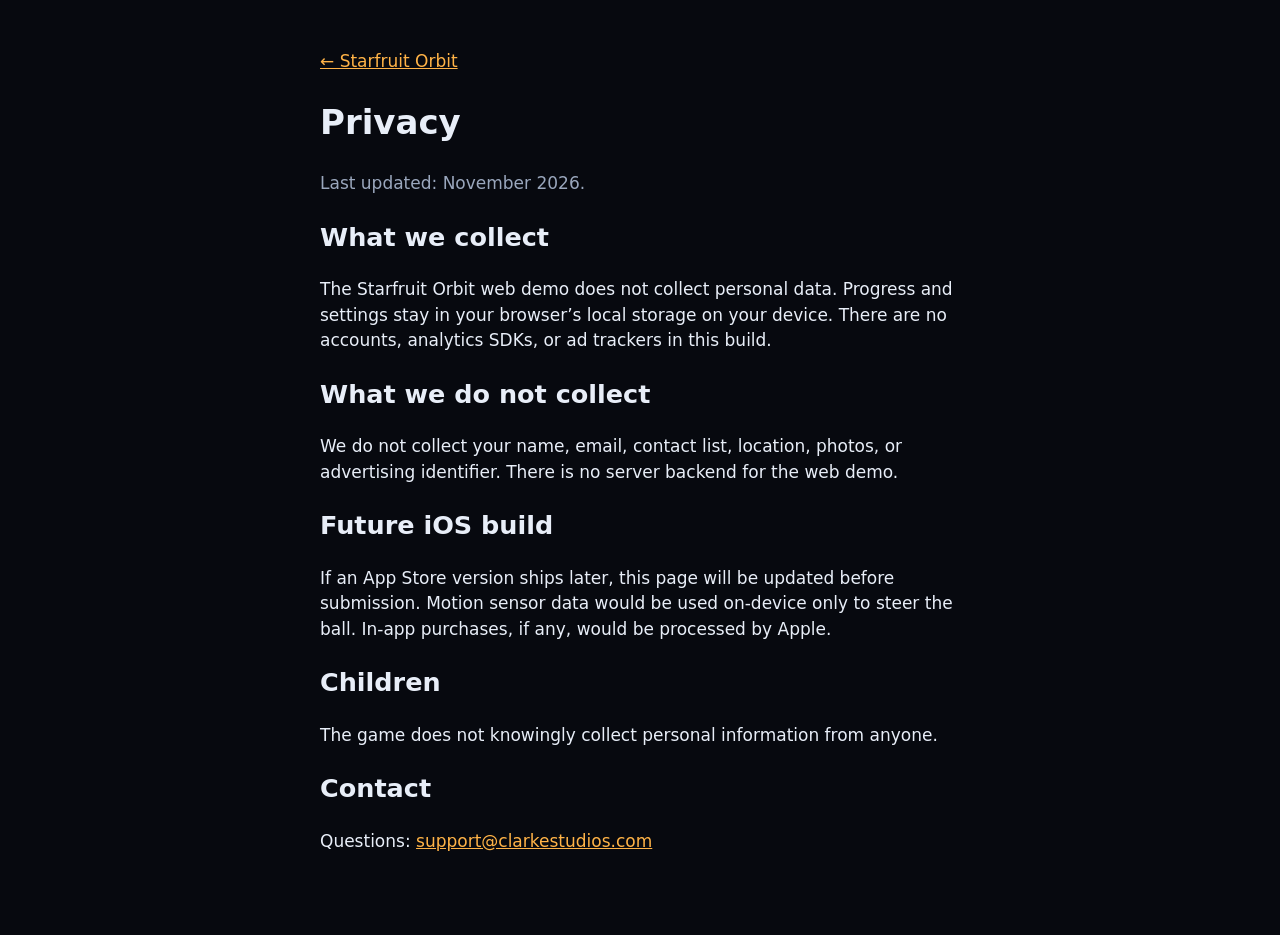
<file: privacy.html>
<!DOCTYPE html>
<html lang="en">
<head>
<meta charset="utf-8">
<meta name="viewport" content="width=device-width, initial-scale=1">
<title>Privacy — Starfruit Orbit</title>
<meta name="description" content="Privacy policy for Starfruit Orbit web demo and future apps.">
<link rel="canonical" href="https://clarkestudios.com/starfruit-orbit-site/privacy.html">
<style>
  :root { color-scheme: dark; --bg:#07090f; --ink:#e8eef8; --mute:#9aa7bd; --burn:#ffb347; }
  body { margin:0; background:var(--bg); color:var(--ink); font:17px/1.5 system-ui,sans-serif; }
  main { max-width:40rem; margin:0 auto; padding:32px 20px 64px; }
  a { color:var(--burn); }
  h1,h2 { font-weight:600; }
  .mute { color:var(--mute); }
</style>
</head>
<body>
<main>
  <p><a href="./">← Starfruit Orbit</a></p>
  <h1>Privacy</h1>
  <p class="mute">Last updated: November 2026.</p>
  <h2>What we collect</h2>
  <p>The Starfruit Orbit web demo does not collect personal data. Progress and settings stay in your browser’s local storage on your device. There are no accounts, analytics SDKs, or ad trackers in this build.</p>
  <h2>What we do not collect</h2>
  <p>We do not collect your name, email, contact list, location, photos, or advertising identifier. There is no server backend for the web demo.</p>
  <h2>Future iOS build</h2>
  <p>If an App Store version ships later, this page will be updated before submission. Motion sensor data would be used on-device only to steer the ball. In-app purchases, if any, would be processed by Apple.</p>
  <h2>Children</h2>
  <p>The game does not knowingly collect personal information from anyone.</p>
  <h2>Contact</h2>
  <p>Questions: <a href="mailto:support@clarkestudios.com">support@clarkestudios.com</a></p>
</main>
</body>
</html>
</file>
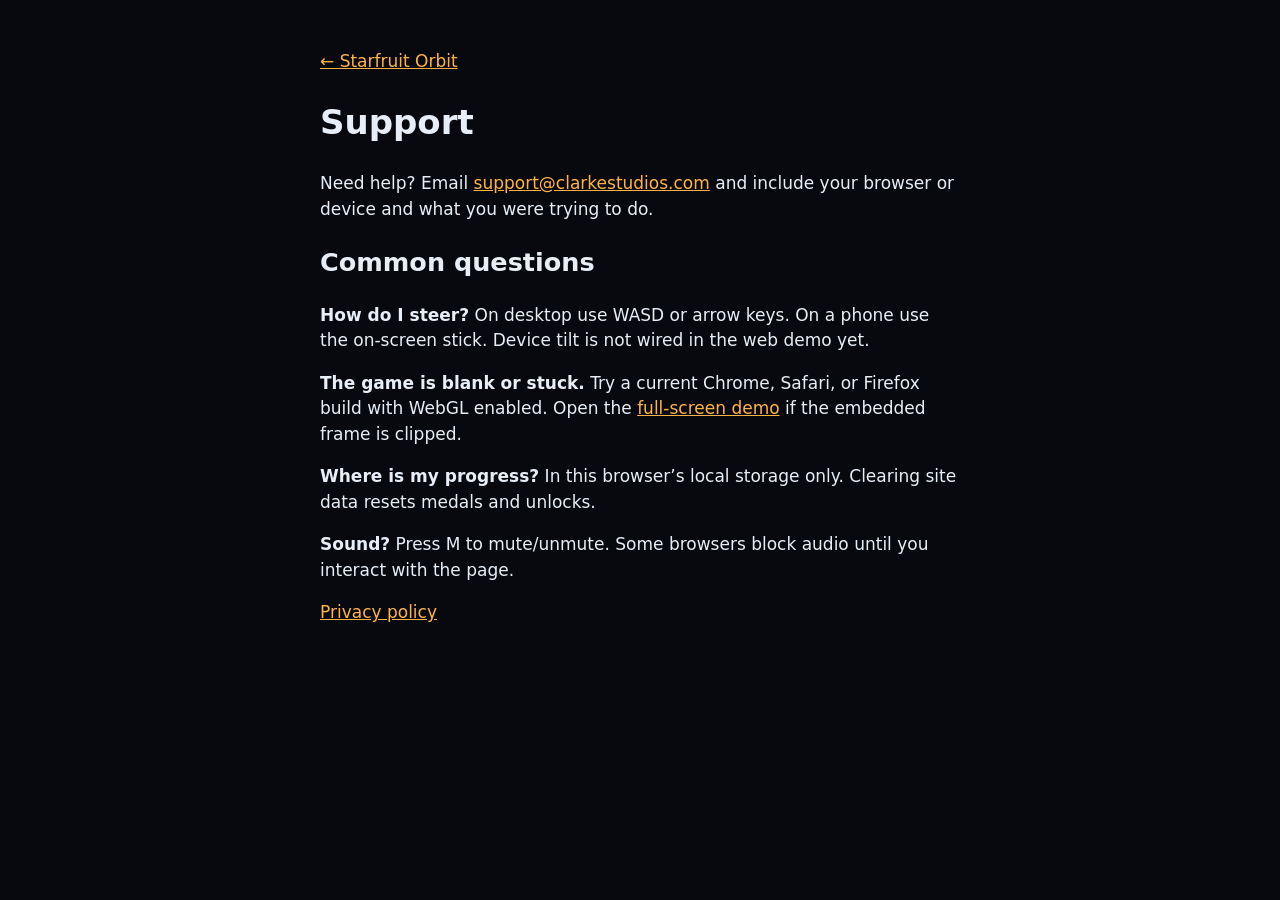
<file: support.html>
<!DOCTYPE html>
<html lang="en">
<head>
<meta charset="utf-8">
<meta name="viewport" content="width=device-width, initial-scale=1">
<title>Support — Starfruit Orbit</title>
<meta name="description" content="Help and FAQ for Starfruit Orbit.">
<link rel="canonical" href="https://clarkestudios.com/starfruit-orbit-site/support.html">
<style>
  :root { color-scheme: dark; --bg:#07090f; --ink:#e8eef8; --mute:#9aa7bd; --burn:#ffb347; }
  body { margin:0; background:var(--bg); color:var(--ink); font:17px/1.5 system-ui,sans-serif; }
  main { max-width:40rem; margin:0 auto; padding:32px 20px 64px; }
  a { color:var(--burn); }
  h1,h2 { font-weight:600; }
</style>
</head>
<body>
<main>
  <p><a href="./">← Starfruit Orbit</a></p>
  <h1>Support</h1>
  <p>Need help? Email <a href="mailto:support@clarkestudios.com">support@clarkestudios.com</a> and include your browser or device and what you were trying to do.</p>
  <h2>Common questions</h2>
  <p><strong>How do I steer?</strong> On desktop use WASD or arrow keys. On a phone use the on-screen stick. Device tilt is not wired in the web demo yet.</p>
  <p><strong>The game is blank or stuck.</strong> Try a current Chrome, Safari, or Firefox build with WebGL enabled. Open the <a href="play/">full-screen demo</a> if the embedded frame is clipped.</p>
  <p><strong>Where is my progress?</strong> In this browser’s local storage only. Clearing site data resets medals and unlocks.</p>
  <p><strong>Sound?</strong> Press M to mute/unmute. Some browsers block audio until you interact with the page.</p>
  <p><a href="privacy.html">Privacy policy</a></p>
</main>
</body>
</html>
</file>
